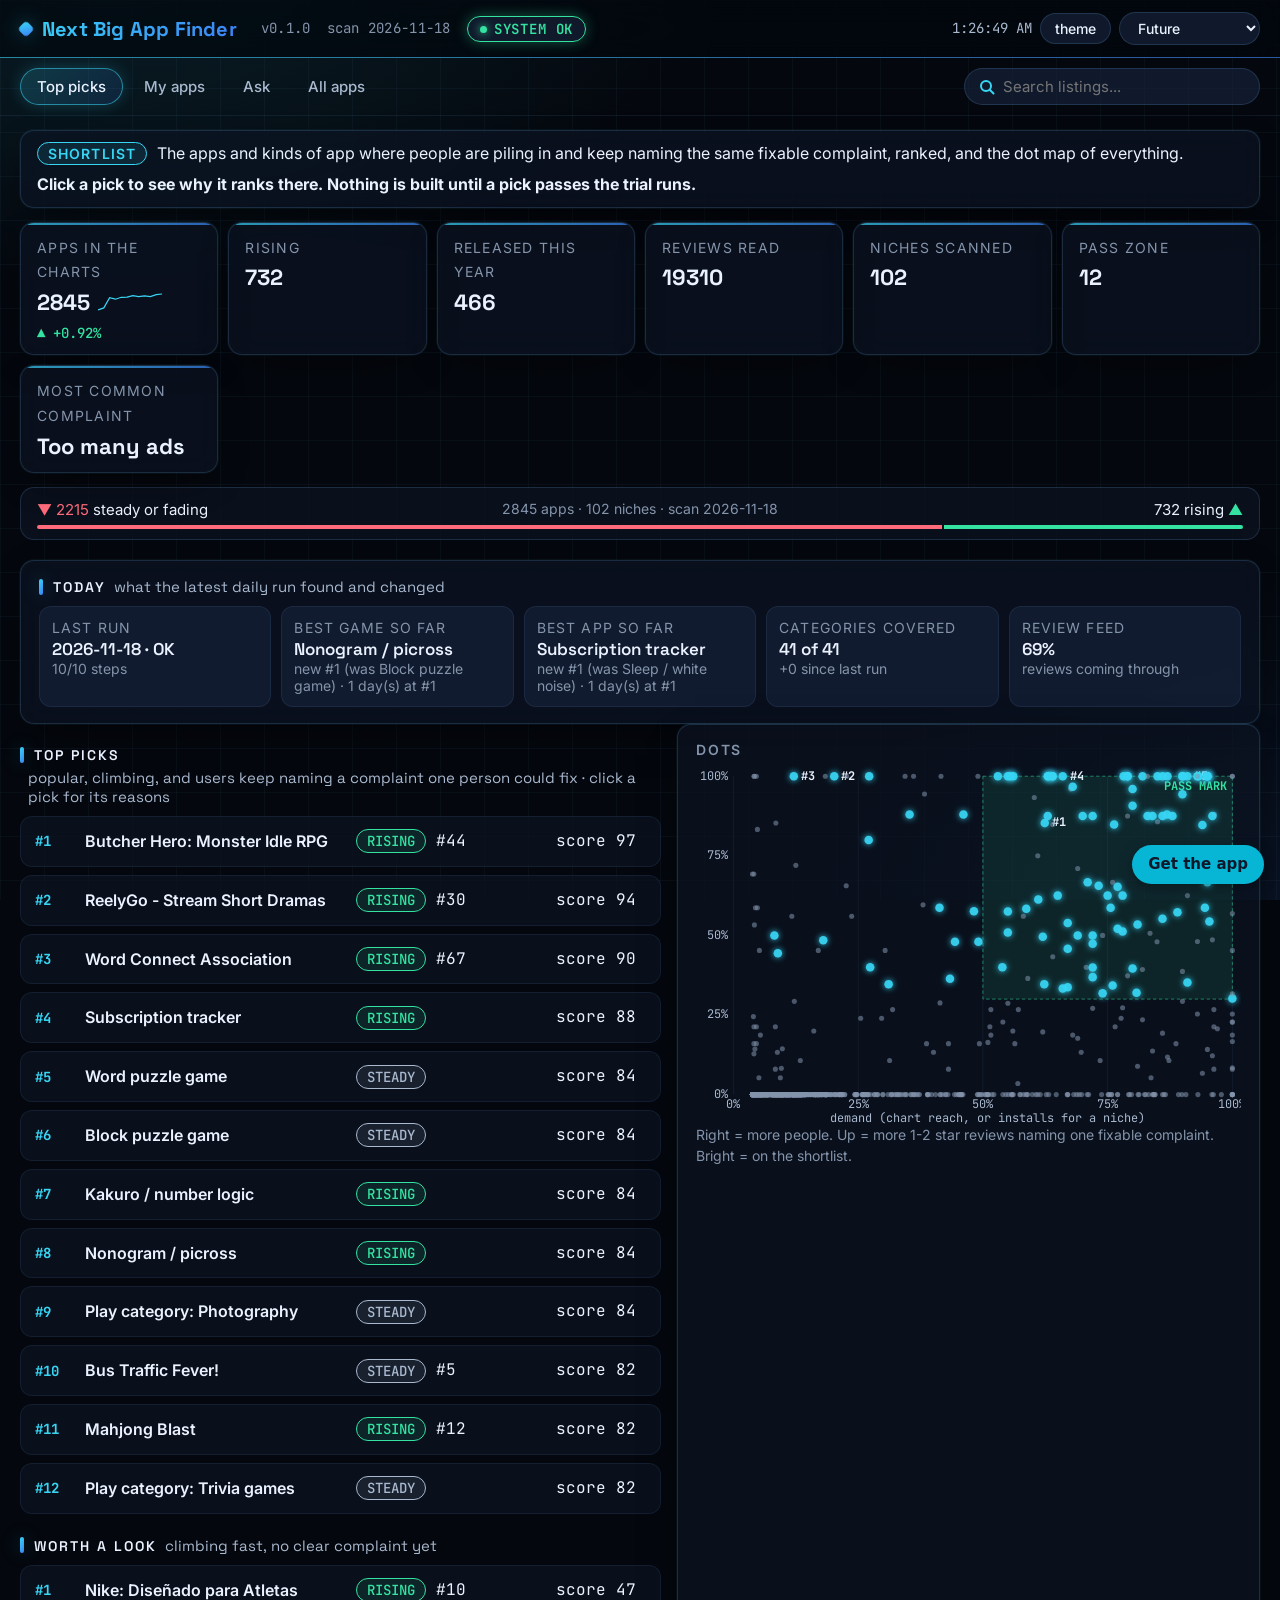
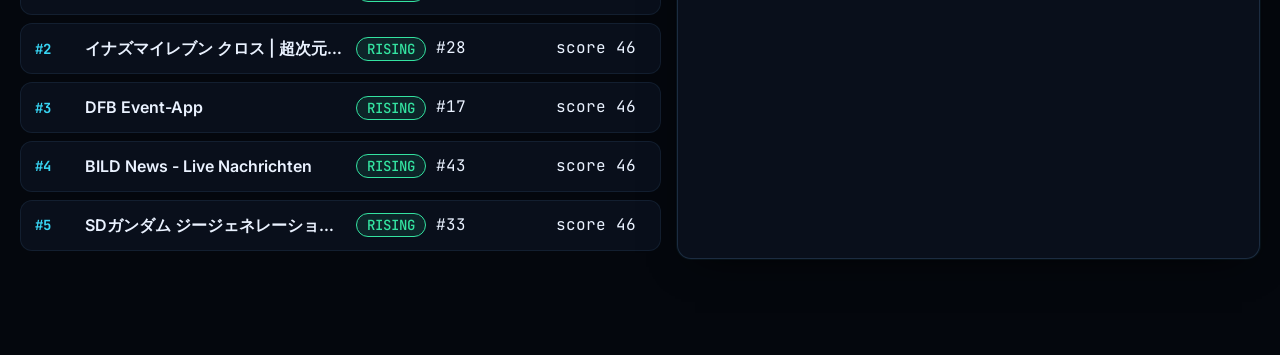
<file: index.html>
<!doctype html><html lang="en"><head><meta charset="utf-8"><meta name="viewport" content="width=device-width,initial-scale=1"><title>Next Big App Finder</title><meta name="theme-color" content="#04070d"><link rel="preconnect" href="https://fonts.googleapis.com"><link rel="preconnect" href="https://fonts.gstatic.com" crossorigin><link rel="stylesheet" href="https://fonts.googleapis.com/css2?family=Inter:wght@400;500;600;700&family=JetBrains+Mono:wght@400;600;700&family=Space+Grotesk:wght@500;600;700&display=swap"><link rel="stylesheet" href="app.css"><script>
try{
  if(localStorage.getItem('look')!=='future'){localStorage.removeItem('skin');localStorage.setItem('look','future');}
  var t=localStorage.getItem('theme'),s=localStorage.getItem('skin');
  if(t)document.documentElement.setAttribute('data-theme',t); if(s)document.documentElement.setAttribute('data-skin',s);}catch(e){}</script><link rel="manifest" href="manifest.webmanifest"><link rel="icon" href="icons/icon-192.png"><link rel="apple-touch-icon" href="icons/icon-192.png"><meta name="description" content="Which phone apps and games people want, and what they keep complaining about. Updated every day."><style>#rescan{display:none!important}</style><link rel="stylesheet" href="af-fix.css"></head><body><header class="top"><span class="brand">Next Big App Finder</span><span class="muted mono">v0.1.0</span><span class="muted mono" id="scanday"></span><span class="chip" id="status">loading</span><span class="tools"><span class="mono" id="clock"></span><button id="theme">theme</button><select id="skin"></select><button id="rescan">rescan</button></span></header><div class="tabs"><nav id="nav"></nav><input id="search" type="search" placeholder="Search listings..."></div><div class="sub" id="sub"></div><div class="strip" id="strip"></div><div class="bar" id="bar" hidden></div><main id="main"></main><pre id="layoutsweep" hidden></pre><script src="app.js"></script><a id="getapp" href="get-app.html" style="position:fixed;right:16px;bottom:16px;z-index:9999;background:#06b6d4;color:#0f172a;font:700 15px/1 system-ui,-apple-system,Segoe UI,Roboto,sans-serif;text-decoration:none;padding:12px 16px;border-radius:999px;box-shadow:0 4px 14px rgba(0,0,0,.35)">Get the app</a><script src="af-fix.js"></script></body></html>
</file>
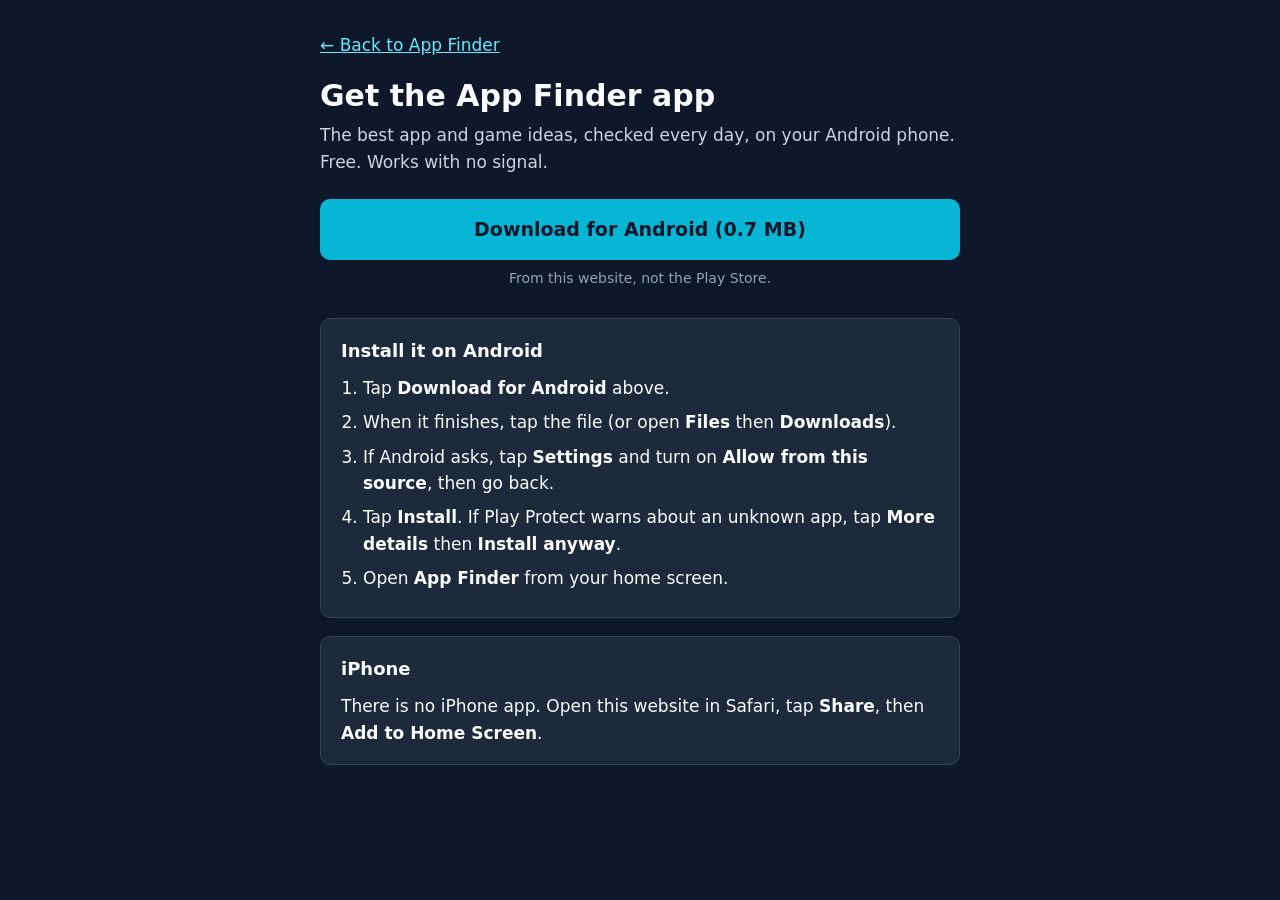
<file: get-app.html>
<!doctype html><html lang="en"><head><meta charset="utf-8">
<meta name="viewport" content="width=device-width,initial-scale=1"><title>Get the App Finder app</title>
<link rel="icon" href="icons/icon-192.png"><meta name="theme-color" content="#0f172a">
<style>
:root{color-scheme:dark}
body{margin:0;background:#0f172a;color:#f8fafc;font:17px/1.55 system-ui,-apple-system,Segoe UI,Roboto,sans-serif}
main{max-width:640px;margin:0 auto;padding:32px 16px 48px}
a{color:#67e8f9}
h1{font-size:30px;line-height:1.2;margin:8px 0 8px}
p.lead{color:#cbd5e1;margin:0 0 24px}
.dl{display:block;text-align:center;background:#06b6d4;color:#0f172a;font-weight:700;font-size:19px;
 text-decoration:none;padding:16px;border-radius:10px;margin:0 0 8px}
.dl:focus,.dl:hover{background:#67e8f9}
.small{color:#94a3b8;font-size:14px;margin:0 0 28px;text-align:center}
.box{background:#1e293b;border:1px solid #334155;border-radius:10px;padding:18px 20px;margin:0 0 18px}
.box h2{font-size:18px;margin:0 0 10px}
ol{margin:0;padding-left:22px}li{margin:0 0 8px}
.back{display:inline-block;margin:0 0 12px}
</style></head><body><main>
<a class="back" href="./">&larr; Back to App Finder</a>
<h1>Get the App Finder app</h1>
<p class="lead">The best app and game ideas, checked every day, on your Android phone. Free. Works with no signal.</p>
<a class="dl" href="apk/appfinder-apk.apk" download>Download for Android (0.7 MB)</a>
<p class="small">From this website, not the Play Store.</p>
<div class="box"><h2>Install it on Android</h2><ol>
<li>Tap <b>Download for Android</b> above.</li>
<li>When it finishes, tap the file (or open <b>Files</b> then <b>Downloads</b>).</li>
<li>If Android asks, tap <b>Settings</b> and turn on <b>Allow from this source</b>, then go back.</li>
<li>Tap <b>Install</b>. If Play Protect warns about an unknown app, tap <b>More details</b> then <b>Install anyway</b>.</li>
<li>Open <b>App Finder</b> from your home screen.</li></ol></div>
<div class="box"><h2>iPhone</h2><p style="margin:0">There is no iPhone app. Open this website in Safari, tap
<b>Share</b>, then <b>Add to Home Screen</b>.</p></div>
</main></body></html>
</file>
<file: app.css>
:root{--bg:#0a1220;--panel:#0f1a2b;--panel-2:#132034;--hair:#172438;--line:#21324a;--ink:#e4eaf2;--ink-2:#9fb0c4;--ink-3:#7f91a8;--acc:#5ec4d4;--up:#3fbf7f;--warn:#e0a84a;--bad:#e5645c;--glow:none;--r:6px;--sans:system-ui,-apple-system,"Segoe UI",Roboto,sans-serif;--mono:ui-monospace,Consolas,monospace;color-scheme:dark}:root[data-theme="light"]{--bg:#fbfbfc;--panel:#fff;--panel-2:#f4f6f8;--hair:#e8ebef;--line:#d3dae3;--ink:#121820;--ink-2:#465264;--ink-3:#5d6979;--acc:#1f5fbf;--up:#18794e;--warn:#9a5b00;--bad:#b42318;color-scheme:light}*{box-sizing:border-box}body{margin:0;background:var(--bg);color:var(--ink);font:16px/1.5 var(--sans)}.top{position:sticky;top:0;z-index:10;background:var(--bg);border-bottom:1px solid var(--line);display:flex;flex-wrap:wrap;align-items:center;gap:8px 16px;padding:10px 16px}.brand{font:700 18px var(--sans);letter-spacing:.04em;margin-right:8px}nav{display:flex;flex-wrap:wrap;gap:6px}nav a{color:var(--ink-2);text-decoration:none;padding:6px 12px;border-bottom:2px solid transparent;font-size:15px}nav a[aria-current]{color:var(--ink);border-bottom-color:var(--acc)}.tools{margin-left:auto;display:flex;gap:8px;align-items:center}button,select{font:500 14px var(--sans);color:var(--ink);background:transparent;border:1px solid var(--acc);border-radius:var(--r);padding:5px 10px;cursor:pointer}button:hover,select:hover{background:var(--panel-2)}main{max-width:1680px;margin:0 auto;padding:16px}.help{display:flex;flex-wrap:wrap;gap:6px 10px;align-items:baseline;background:var(--panel);border:1px solid var(--line);border-radius:var(--r);padding:10px 14px;margin-bottom:16px}.help .tag{font:600 14px var(--sans);padding:1px 9px;border-radius:99px;border:1px solid currentColor}.tag.info{color:var(--ink-2)}.tag.act{color:var(--acc)}.tag.warn{color:var(--warn)}.tag.mine{color:var(--up)}.help details{flex-basis:100%;color:var(--ink-2)}.help summary{cursor:pointer;font-size:14px;color:var(--acc)}.grid{display:grid;grid-template-columns:repeat(auto-fit,minmax(260px,1fr));gap:12px}.panel{background:var(--panel);border:1px solid var(--line);border-radius:var(--r);padding:14px;box-shadow:var(--glow)}.panel h2{margin:0 0 6px;font-size:15px;font-weight:600;color:var(--ink-2);text-transform:uppercase;letter-spacing:.05em}.big{font:700 28px var(--sans)}.muted{color:var(--ink-3);font-size:14px}.ok{color:var(--up)}.warnc{color:var(--warn)}.fault{color:var(--bad)}table{width:100%;border-collapse:collapse;font-size:15px}td,th{padding:6px 8px;border-bottom:1px solid var(--hair);text-align:left}th{color:var(--ink-2);font-weight:600;font-size:14px}main p,main li,.panel h3{overflow-wrap:anywhere}@media (max-width:600px){.tools{margin-left:0;flex-wrap:wrap}.big{font-size:22px}}:root[data-skin="electric"]:not([data-theme="light"]){--bg:#000000;--panel:#0a0d14;--panel-2:#0e121b;--hair:#0f1a2e;--line:#16305e;--ink:#eef5ff;--ink-2:#b4c3dc;--ink-3:#8797b3;--acc:#2f8cff;--glow:0 0 0 1px rgba(47,140,255,.32),0 0 20px rgba(47,140,255,.14);--r:6px}:root[data-skin="ice"]:not([data-theme="light"]){--bg:#000000;--panel:#0c1016;--panel-2:#10151d;--hair:#141c27;--line:#223448;--ink:#f2f8ff;--ink-2:#bccadb;--ink-3:#93a4b8;--acc:#a8d8ff;--glow:none;--r:12px}:root[data-skin="cobalt"]:not([data-theme="light"]){--bg:#000000;--panel:#0b0d14;--panel-2:#0f121b;--hair:#121831;--line:#1c2a5c;--ink:#eef2ff;--ink-2:#b6bfdb;--ink-3:#8c97b8;--acc:#4a72ff;--glow:none;--r:6px}:root[data-skin="cyan"]:not([data-theme="light"]){--bg:#000000;--panel:#081116;--panel-2:#0b161c;--hair:#0c2128;--line:#103a48;--ink:#ecfbff;--ink-2:#b0cbd4;--ink-3:#86a5b0;--acc:#22d3ee;--glow:0 0 0 1px rgba(34,211,238,.28),0 0 18px rgba(34,211,238,.12);--r:6px}:root[data-skin="sky"]:not([data-theme="light"]){--bg:#000000;--panel:#0c1017;--panel-2:#10151e;--hair:#141d2a;--line:#1f3249;--ink:#ecf3fb;--ink-2:#b5c4d4;--ink-3:#8c9db1;--acc:#5ab4ff;--glow:none;--r:6px}:root[data-skin="navypanels"]:not([data-theme="light"]){--bg:#000000;--panel:#0a1530;--panel-2:#0d1a3a;--hair:#122248;--line:#1e3768;--ink:#eef4ff;--ink-2:#b8c6e2;--ink-3:#8fa1c6;--acc:#4f8bff;--glow:0 8px 24px rgba(0,0,0,.6);--r:8px}:root[data-skin="blueline"]:not([data-theme="light"]){--bg:#000000;--panel:#0d0f13;--panel-2:#111419;--hair:#171b21;--line:#20252d;--ink:#e9edf2;--ink-2:#b1b8c2;--ink-3:#8a929d;--acc:#3d9bff;--glow:none;--r:6px}:root[data-skin="blueline"]:not([data-theme="light"]) .top{border-top:3px solid transparent;border-image:linear-gradient(90deg,#1d5fff,#3d9bff,#22d3ee) 1}:root[data-skin="glass"]:not([data-theme="light"]){--bg:#000000;--panel:rgba(30,44,70,.42);--panel-2:rgba(36,52,82,.42);--hair:rgba(90,160,255,.14);--line:rgba(90,160,255,.24);--ink:#eef4fb;--ink-2:#b8c4d2;--ink-3:#8f9cad;--acc:#4f9dff;--glow:inset 0 1px 0 rgba(255,255,255,.06),0 10px 30px rgba(0,0,0,.6);--r:10px}:root[data-skin="glass"]:not([data-theme="light"]) .panel{backdrop-filter:blur(10px)}:root[data-skin="royal"]:not([data-theme="light"]){--bg:#000000;--panel:#0a0d16;--panel-2:#0e121d;--hair:#131a33;--line:#1a2850;--ink:#eef3ff;--ink-2:#b6c0dc;--ink-3:#8d98ba;--acc:#3d7bff;--glow:none;--r:6px}:root[data-skin="royal"]:not([data-theme="light"]) .top{background:linear-gradient(90deg,#050d24,#0d2766 55%,#1d4fd1)}:root[data-skin="steel"]:not([data-theme="light"]){--bg:#000000;--panel:#0e1013;--panel-2:#121519;--hair:#181c21;--line:#22272e;--ink:#e6e9ed;--ink-2:#aeb5bf;--ink-3:#878f9b;--acc:#7fa6d6;--glow:none;--r:2px}.mono{font-family:var(--mono)}.chip{font:600 14px var(--mono);border:1px solid var(--line);border-radius:var(--r);padding:2px 10px;color:var(--ink-2)}.chip.ok{color:var(--up);border-color:var(--up)}.chip.warn{color:var(--warn);border-color:var(--warn)}.chip.bad{color:var(--bad);border-color:var(--bad)}.tabs{display:flex;flex-wrap:wrap;align-items:center;gap:8px 16px;padding:4px 16px;border-bottom:1px solid var(--line)}.tabs nav a{font-size:17px;padding:10px 12px}.tabs input{margin-left:auto;font:15px var(--sans);color:var(--ink);background:transparent;border:1px solid var(--acc);border-radius:var(--r);padding:7px 12px;min-width:220px}.sub{padding:10px 16px}.sub .help{margin:0}.strip{display:grid;grid-template-columns:repeat(auto-fit,minmax(150px,1fr));border-bottom:1px solid var(--line)}.strip>div{padding:10px 16px;border-right:1px solid var(--hair)}.strip b{display:block;font:600 20px var(--mono)}.strip span{color:var(--ink-2);font-size:14px}.two{display:grid;grid-template-columns:minmax(0,1.1fr) minmax(0,1fr);gap:16px}@media (max-width:1000px){.two{grid-template-columns:1fr}}.sec{font:700 15px var(--sans);letter-spacing:.08em;text-transform:uppercase;margin:18px 0 8px}.sec small{font-weight:400;letter-spacing:0;text-transform:none;color:var(--ink-2);font-size:15px;margin-left:8px}details.pick{border-bottom:1px solid var(--hair)}details.pick summary{list-style:none;display:grid;grid-template-columns:40px minmax(0,1fr) auto 110px 90px;gap:10px;align-items:center;padding:10px 4px;cursor:pointer}details.pick summary::-webkit-details-marker{display:none}details.pick .t{overflow:hidden;text-overflow:ellipsis;white-space:nowrap;font-weight:600}details.pick ul{margin:0 0 12px 50px;padding:0;color:var(--ink-2)}details.pick li{margin:2px 0}.badge{font:500 14px var(--mono);border:1px solid currentColor;border-radius:var(--r);padding:2px 8px;white-space:nowrap}@media (max-width:640px){details.pick summary{grid-template-columns:30px minmax(0,1fr) auto auto}details.pick summary .badge{display:none}}.map svg{width:100%;height:auto;display:block}.map text{fill:var(--ink-2);font:14px var(--mono)}.map .zone{fill:color-mix(in srgb,var(--up) 12%,transparent);stroke:var(--up)}.map .ax{stroke:var(--line)}form.want label{display:block;margin:10px 0 4px;font-size:14px;color:var(--ink-2)}form.want input[type=number],form.want input[type=text]{font:16px var(--sans);color:var(--ink);background:var(--panel-2);border:1px solid var(--line);border-radius:var(--r);padding:6px 10px;width:100%;max-width:320px}.opts{display:flex;flex-wrap:wrap;gap:6px 14px}.opts label{display:inline-flex;gap:6px;color:var(--ink);font-size:15px;margin:0}a{color:var(--acc)}.c-up{color:var(--up)}.c-acc{color:var(--acc)}.c-flat{color:var(--ink-2)}.c-bad{color:var(--bad)}.c-warn{color:var(--warn)}.strip b{display:flex;align-items:center;gap:8px;flex-wrap:wrap}.strip i{font:500 14px var(--mono);font-style:normal}.spark{width:64px;height:18px;color:var(--ink-2)}.bar{display:grid;grid-template-columns:1fr auto 1fr;gap:4px 12px;padding:8px 16px;border-bottom:1px solid var(--line);font-size:15px}.bar .br{text-align:right}.bar .bt{grid-column:1/-1;display:flex;height:3px;gap:2px}.bar .bt i:first-child{background:var(--bad)}.bar .bt i:last-child{background:var(--up)}.map .zl{fill:var(--up);font-weight:700}.map .dot{fill:var(--ink-3);opacity:.55}.map .dot.on{fill:var(--acc);opacity:.95}.map .dl{fill:var(--ink);font-weight:700}.scroll{overflow-x:auto}textarea{font:14px var(--mono);color:var(--ink);background:var(--panel-2);border:1px solid var(--line);border-radius:var(--r);padding:6px 10px;width:100%;max-width:520px}.today .tgrid{display:grid;grid-template-columns:repeat(auto-fit,minmax(180px,1fr));gap:10px;margin-top:8px}.today .tgrid>div{border:1px solid var(--line);border-radius:6px;padding:10px;min-width:0}.today .tgrid span{display:block;font:14px var(--sans);color:var(--ink-2)}.today .tgrid b{display:block;overflow-wrap:anywhere}.today .tgrid small{display:block;font:14px var(--sans)}.today ul{margin:8px 0 0;padding-left:18px}@media (max-width:600px){.top{position:static;padding:8px 16px;gap:6px 10px}#clock{display:none}.top .tools button,.top .tools select{padding:4px 8px}.tabs{padding:0 0 8px;gap:6px}.tabs nav{flex-wrap:nowrap;overflow-x:auto;width:100%;padding:0 8px;scrollbar-width:none;-webkit-overflow-scrolling:touch}.tabs nav::-webkit-scrollbar{display:none}.tabs nav a{white-space:nowrap;font-size:16px;padding:10px 10px;flex:none}.tabs input{margin:0 16px;min-width:0;width:calc(100% - 32px)}}.ask label{display:block;font-size:14px;color:var(--ink-2);margin-bottom:6px}.ask .arow{display:flex;gap:8px}.ask input{flex:1;min-width:0;font:16px var(--sans);color:var(--ink);background:var(--panel-2);border:1px solid var(--acc);border-radius:var(--r);padding:8px 12px}.aex{display:flex;flex-wrap:wrap;gap:6px;margin-top:10px}.aex button{font-size:14px;text-align:left;white-space:normal}.aout{margin-top:12px}.aout h3{margin:0 0 8px;font-size:17px}.alist{margin:0;padding-left:20px}.alist li{margin:6px 0}.asrc{display:block;font:14px var(--mono);color:var(--ink-3);overflow-wrap:anywhere}.aout q{display:block;color:var(--ink-2);font-style:italic}.acmp td,.acmp th{font-size:14px;vertical-align:top}.acmp td:first-child{color:var(--ink-2);white-space:nowrap}details.panel{margin-top:12px}details.panel summary{cursor:pointer;color:var(--acc);font-size:14px}@media (max-width:600px){.ask .arow{flex-direction:column}.ask button[type=submit]{width:100%}.acmp td:first-child{white-space:normal}}.mtiles{display:grid;grid-template-columns:repeat(auto-fit,minmax(170px,1fr));gap:10px;margin-bottom:12px}.mtiles>div{background:var(--panel);border:1px solid var(--line);border-radius:var(--r);padding:10px 14px;box-shadow:var(--glow);min-width:0}.mtiles span{display:block;color:var(--ink-2);font-size:14px}.mtiles b{display:block;font:700 22px var(--sans);overflow-wrap:anywhere}.mtiles small{display:block;color:var(--ink-3);font-size:14px}.mphone{margin:0 0 4px}.mgrid{display:grid;grid-template-columns:repeat(auto-fill,minmax(min(100%,360px),1fr));gap:12px;align-items:start}.mcard{background:var(--panel);border:1px solid var(--line);border-radius:var(--r);padding:14px;box-shadow:var(--glow);display:flex;flex-direction:column;gap:10px;min-width:0}.mcard header{display:flex;gap:12px;align-items:flex-start}.mt{flex:1;min-width:0}.mt h3{display:inline;margin:0 8px 0 0;font:700 17px var(--sans)}.mt p{margin:4px 0 0;color:var(--ink-2);font-size:14px;line-height:1.4}.mcard .chip{font:500 14px var(--mono);border:1px solid var(--line);border-radius:99px;padding:0 8px;color:var(--ink-2);white-space:nowrap}.mscore{flex:0 0 auto;width:72px;text-align:center;border:1px solid currentColor;border-radius:var(--r);padding:4px 0}.mscore b{display:block;font:700 26px/1.1 var(--sans)}.mscore small{display:block;font-size:14px}.mseg{display:flex;gap:3px}.mseg i{flex:1;height:8px;border-radius:2px;background:var(--panel-2);border:1px solid var(--line)}.mseg i.g-done{background:var(--up);border-color:var(--up)}.mseg i.g-doing{background:var(--warn);border-color:var(--warn)}.mstat{display:flex;justify-content:space-between;gap:8px;flex-wrap:wrap;font-size:14px;color:var(--ink-2);margin-top:-4px}.mnext{margin:0;font-size:15px;color:var(--ink-2)}.mnext b{color:var(--ink)}.mwho{font:600 14px var(--sans);color:var(--acc);border:1px solid var(--acc);border-radius:99px;padding:0 8px;white-space:nowrap}.macts{display:flex;flex-wrap:wrap;gap:8px;align-items:center}.mbtn{display:inline-flex;align-items:baseline;gap:6px;font:600 15px var(--sans);color:var(--bg);background:var(--acc);border:1px solid var(--acc);border-radius:var(--r);padding:6px 12px;text-decoration:none}.mbtn small{font-weight:400;font-size:14px;opacity:.85}.mbtn.ghost{background:transparent;color:var(--acc)}.mnone{font-size:14px;color:var(--ink-3);border:1px dashed var(--line);border-radius:var(--r);padding:5px 10px}.mmore summary{cursor:pointer;color:var(--acc);font-size:14px}.mmore ul{margin:8px 0 0 18px;padding:0;color:var(--ink-2);font-size:15px}.mmore li{margin:3px 0}.msl{list-style:none;margin:8px 0 0;padding:0;display:flex;flex-wrap:wrap;gap:4px 12px;font-size:14px;color:var(--ink-3)}.msl span{margin-right:4px}.msl .s-done{color:var(--up)}.msl .s-doing{color:var(--warn)}.mhow{margin-top:16px}@media (max-width:600px){.mscore{width:62px}.mscore b{font-size:22px}}:root{--bg:#04070d;--panel:rgba(13,21,36,.66);--panel-2:rgba(22,34,56,.72);--hair:rgba(120,190,255,.09);--line:rgba(120,190,255,.17);--ink:#eaf2ff;--ink-2:#a9b9cf;--ink-3:#8494ab;--acc:#38d6f5;--acc-2:#3b82f6;--up:#34e3a1;--warn:#ffc35a;--bad:#ff6b7a;--grad:linear-gradient(120deg,#38d6f5 0%,#3b82f6 100%);--glow:0 0 0 1px rgba(56,214,245,.05),0 12px 40px -18px rgba(0,0,0,.9);--glow-acc:0 0 18px rgba(56,214,245,.35);--r:14px;--glass:blur(14px) saturate(140%);--gridline:rgba(120,190,255,.045);--halo1:rgba(56,214,245,.13);--halo2:rgba(59,130,246,.12);--sans:"Inter",system-ui,-apple-system,"Segoe UI",Roboto,sans-serif;--disp:"Space Grotesk","Inter",system-ui,sans-serif;--mono:"JetBrains Mono",ui-monospace,Consolas,monospace;color-scheme:dark}:root[data-theme="light"]{--bg:#f3f6fb;--panel:rgba(255,255,255,.78);--panel-2:rgba(236,242,250,.9);--hair:rgba(30,70,140,.08);--line:rgba(30,70,140,.16);--ink:#0d1626;--ink-2:#44526a;--ink-3:#5b687c;--acc:#0a7fb8;--acc-2:#2563eb;--up:#0f8a5f;--warn:#9a5b00;--bad:#c0263a;--grad:linear-gradient(120deg,#0891b2 0%,#2563eb 100%);--glow:0 1px 0 rgba(255,255,255,.8) inset,0 10px 30px -16px rgba(20,50,110,.28);--glow-acc:0 0 14px rgba(37,99,235,.22);--gridline:rgba(30,70,140,.05);--halo1:rgba(8,145,178,.10);--halo2:rgba(37,99,235,.09);color-scheme:light}html{background:var(--bg)}body{background:radial-gradient(900px 520px at 8% -8%,var(--halo1),transparent 70%),radial-gradient(800px 600px at 105% 110%,var(--halo2),transparent 70%),linear-gradient(var(--gridline) 1px,transparent 1px) 0 0/44px 44px,linear-gradient(90deg,var(--gridline) 1px,transparent 1px) 0 0/44px 44px,var(--bg);background-attachment:fixed;font:16px/1.55 var(--sans);-webkit-font-smoothing:antialiased;min-height:100vh}::selection{background:rgba(56,214,245,.3)}.top{background:color-mix(in srgb,var(--bg) 72%,transparent);backdrop-filter:var(--glass);-webkit-backdrop-filter:var(--glass);border-bottom:1px solid var(--line);padding:12px 20px}.top::after{content:"";position:absolute;left:0;right:0;bottom:-1px;height:1px;background:var(--grad);opacity:.55}.brand{font:700 20px var(--disp);letter-spacing:.01em;display:inline-flex;align-items:center;gap:10px;background:var(--grad);-webkit-background-clip:text;background-clip:text;color:transparent}.brand::before{content:"";width:12px;height:12px;border-radius:4px;background:var(--grad);box-shadow:var(--glow-acc);transform:rotate(45deg);flex:none}.top .muted{font-size:14px;letter-spacing:.02em}#clock{color:var(--ink-2);font-size:14px;font-variant-numeric:tabular-nums}.chip{border-radius:99px;padding:3px 12px;font-size:14px;letter-spacing:.06em;background:var(--panel-2)}.chip.ok{box-shadow:0 0 14px color-mix(in srgb,var(--up) 35%,transparent)}.chip.warn{box-shadow:0 0 14px color-mix(in srgb,var(--warn) 30%,transparent)}.chip.bad{box-shadow:0 0 14px color-mix(in srgb,var(--bad) 35%,transparent)}.chip.ok::before,.chip.warn::before,.chip.bad::before{content:"";display:inline-block;width:7px;height:7px;border-radius:50%;background:currentColor;margin-right:7px;vertical-align:1px;box-shadow:0 0 8px currentColor}@media (prefers-reduced-motion:no-preference){.chip.ok::before{animation:pulse 2.4s ease-in-out infinite}}@keyframes pulse{50%{opacity:.35}}button,select{font:500 14px var(--sans);border:1px solid var(--line);border-radius:99px;padding:6px 14px;background:var(--panel-2);color:var(--ink);transition:border-color .15s,box-shadow .15s,background .15s}button:hover,select:hover{background:var(--panel-2);border-color:var(--acc);box-shadow:var(--glow-acc)}button:focus-visible,select:focus-visible,input:focus-visible,textarea:focus-visible,nav a:focus-visible,summary:focus-visible{outline:2px solid var(--acc);outline-offset:2px}button[type=submit]{background:var(--grad);border-color:transparent;color:#03111d;font-weight:600}button[type=submit]:hover{box-shadow:var(--glow-acc);filter:brightness(1.08)}select option{background:#0b1322;color:#eaf2ff}:root[data-theme="light"] select option{background:#fff;color:#0d1626}.tabs{padding:10px 20px;border-bottom:1px solid var(--hair);gap:10px 16px}nav{gap:4px}.tabs nav a{font:500 15px var(--sans);padding:8px 16px;border-radius:99px;border:1px solid transparent;color:var(--ink-2);transition:color .15s,background .15s,border-color .15s}.tabs nav a:hover{color:var(--ink);background:var(--panel-2)}.tabs nav a[aria-current]{color:var(--ink);border-color:color-mix(in srgb,var(--acc) 55%,transparent);background:linear-gradient(120deg,color-mix(in srgb,var(--acc) 18%,transparent),color-mix(in srgb,var(--acc-2) 14%,transparent));box-shadow:0 0 16px color-mix(in srgb,var(--acc) 22%,transparent)}.tabs input,.ask input,form.want input[type=number],form.want input[type=text],textarea{background:var(--panel-2);border:1px solid var(--line);border-radius:12px;color:var(--ink);transition:border-color .15s,box-shadow .15s}.tabs input{border-radius:99px;padding:8px 16px 8px 38px;min-width:260px;background:var(--panel-2) url("data:image/svg+xml,%3Csvg xmlns='http://www.w3.org/2000/svg' width='16' height='16' fill='none' stroke='%2338d6f5' stroke-width='2' stroke-linecap='round'%3E%3Ccircle cx='7' cy='7' r='5'/%3E%3Cpath d='M11 11l3.5 3.5'/%3E%3C/svg%3E") no-repeat 14px 50%}.tabs input:focus,.ask input:focus,form.want input:focus,textarea:focus{border-color:var(--acc);box-shadow:var(--glow-acc);outline:none}.sub{padding:14px 20px 0}.strip{gap:10px;padding:14px 20px 4px;border-bottom:0;grid-template-columns:repeat(auto-fit,minmax(170px,1fr))}.strip>div{background:var(--panel);border:1px solid var(--line);border-radius:var(--r);padding:12px 16px;box-shadow:var(--glow);backdrop-filter:var(--glass);-webkit-backdrop-filter:var(--glass);position:relative;overflow:hidden}.strip>div::before{content:"";position:absolute;inset:0 0 auto 0;height:2px;background:var(--grad);opacity:.7}.strip span{font-size:14px;text-transform:uppercase;letter-spacing:.09em;color:var(--ink-3)}.strip b{font:700 22px var(--disp);margin-top:4px}.spark{color:var(--acc)}.bar{margin:10px 20px 0;border:1px solid var(--line);border-radius:var(--r);background:var(--panel);padding:10px 16px}.bar .bt{height:4px;border-radius:99px;overflow:hidden}main{padding:20px}@media (prefers-reduced-motion:no-preference){main>*{animation:rise .35s ease-out both}}@keyframes rise{from{opacity:0;transform:translateY(6px)}}.panel,.help{background:var(--panel);border:1px solid var(--line);border-radius:var(--r);box-shadow:var(--glow);backdrop-filter:var(--glass);-webkit-backdrop-filter:var(--glass)}.panel{padding:16px 18px;transition:border-color .2s}.panel:hover{border-color:color-mix(in srgb,var(--acc) 30%,var(--line))}.grid>.panel,.two>div>.panel{margin:0}main>.panel+.panel,main .panel+.panel{margin-top:12px}.grid>.panel+.panel{margin-top:0}.panel h2{font:600 14px var(--sans);letter-spacing:.12em;color:var(--ink-3);margin-bottom:8px}.panel h3{font:600 17px var(--disp);margin:0 0 8px}.big{font:700 32px/1.15 var(--disp);background:var(--grad);-webkit-background-clip:text;background-clip:text;color:transparent;display:block;width:fit-content;max-width:100%}.help{padding:10px 16px}.help .tag{border-radius:99px;font-size:14px;letter-spacing:.08em;text-transform:uppercase;padding:2px 10px;background:color-mix(in srgb,currentColor 10%,transparent)}.sec{font:600 14px var(--disp);letter-spacing:.14em;display:flex;align-items:baseline;flex-wrap:wrap;gap:4px 0;margin:22px 0 10px}.sec::before{content:"";width:4px;height:16px;border-radius:4px;background:var(--grad);box-shadow:var(--glow-acc);margin-right:10px;align-self:center}.today .sec{margin-top:0}.today .tgrid>div{background:var(--panel-2);border:1px solid var(--hair);border-radius:12px;padding:12px}.today .tgrid span{font-size:14px;text-transform:uppercase;letter-spacing:.08em;color:var(--ink-3)}.today .tgrid b{font:600 17px var(--disp);margin-top:2px}details.pick{background:var(--panel);border:1px solid var(--hair);border-radius:12px;margin:0 0 8px;transition:border-color .15s,box-shadow .15s}details.pick:hover,details.pick[open]{border-color:color-mix(in srgb,var(--acc) 40%,transparent);box-shadow:0 0 22px -8px color-mix(in srgb,var(--acc) 45%,transparent)}details.pick summary{padding:12px 14px}details.pick summary>span:first-child{font:700 14px var(--mono);color:var(--acc)}details.pick ul{margin:0 14px 14px 64px}.badge{border-radius:99px;font-size:14px;padding:2px 10px;background:color-mix(in srgb,currentColor 10%,transparent)}table{font-size:15px;border-collapse:separate;border-spacing:0}th{font:600 14px var(--sans);text-transform:uppercase;letter-spacing:.09em;color:var(--ink-3);border-bottom:1px solid var(--line);padding:10px 10px}td{padding:9px 10px;border-bottom:1px solid var(--hair)}tr:last-child td{border-bottom:0}tr:hover td{background:color-mix(in srgb,var(--acc) 6%,transparent)}th a{color:inherit;text-decoration:none}th a:hover{color:var(--acc)}a{color:var(--acc);text-decoration-color:color-mix(in srgb,var(--acc) 40%,transparent);text-underline-offset:3px}.map .zone{fill:color-mix(in srgb,var(--up) 10%,transparent);stroke:color-mix(in srgb,var(--up) 60%,transparent);stroke-dasharray:4 3}.map .ax{stroke:var(--hair)}.map .dot.on{fill:var(--acc);filter:drop-shadow(0 0 4px var(--acc))}.mbar{background:var(--panel-2)}.mbar i{background:var(--grad);box-shadow:var(--glow-acc)}*{scrollbar-width:thin;scrollbar-color:color-mix(in srgb,var(--acc) 35%,transparent) transparent}::-webkit-scrollbar{width:10px;height:10px}::-webkit-scrollbar-thumb{background:color-mix(in srgb,var(--acc) 30%,transparent);border-radius:99px;border:2px solid transparent;background-clip:padding-box}:root[data-skin]:not([data-theme="light"]) body{background:var(--bg)}@media (max-width:600px){.top{position:relative;padding:10px 16px}.brand{font-size:18px}.tabs{padding:8px 0 10px}.tabs nav{padding:0 16px;gap:6px}.tabs nav a{padding:9px 14px;font-size:15px;min-height:40px}.tabs input{margin:0 16px;min-width:0;width:calc(100% - 32px)}.strip{padding:12px 16px 2px;grid-template-columns:repeat(2,minmax(0,1fr));gap:8px}.strip>div{padding:10px 12px}.strip b{font-size:18px}.sub{padding:12px 16px 0}main{padding:16px}.bar{margin:8px 16px 0}.big{font-size:26px}details.pick summary{padding:10px}details.pick ul{margin:0 10px 12px 40px}button,select{min-height:36px}}@supports not (backdrop-filter:blur(1px)){:root:not([data-theme="light"]){--panel:#0b1322;--panel-2:#111c30}}
</file>
<file: af-fix.css>
/* App Finder phone fix (19 Nov 2026). Added at upload time by the old laptop. Keeps the live look. */

/* Room so the "Get the app" button never covers the last line */
body{padding-bottom:76px}

/* Pages other than Top picks: the stats cards sit below the page's own content (moved by af-fix.js) */
html[data-afpage="other"] #strip{margin-top:18px;border-top:1px solid var(--line,#334155)}

@media (max-width:640px){
  /* Top bar: one row. Name on the left, status and theme on the right. */
  header.top{flex-wrap:nowrap;gap:8px;padding:8px 12px}
  header.top .brand{flex:1 1 auto;min-width:0;white-space:nowrap;overflow:hidden;text-overflow:ellipsis;font-size:16px}
  header.top>.muted,#scanday,#clock,#skin{display:none}
  header.top #status{flex:0 0 auto;font-size:11px;padding:3px 8px;white-space:nowrap}
  header.top .tools{flex:0 0 auto;display:flex;gap:6px;margin:0}
  header.top #theme{padding:4px 10px;font-size:13px}

  /* Tabs on one line, search under them */
  .tabs{gap:8px 4px;padding:6px 12px 8px}
  #nav{display:flex;flex-wrap:nowrap;gap:4px;width:100%;overflow-x:auto;scrollbar-width:none}
  #nav::-webkit-scrollbar{display:none}
  #nav a,#nav button{flex:0 0 auto;white-space:nowrap;padding:6px 12px}

  /* The plain line on top: shorter intro box */
  .sub{padding:10px 12px 0}
  .sub>*{font-size:15px;line-height:1.45}

  /* Rising / fading line: counts on one row, the small print under them */
  #bar{grid-template-columns:1fr 1fr;gap:4px 8px}
  #bar .bl{order:1;white-space:nowrap}
  #bar .br{order:2;text-align:right;white-space:nowrap}
  #bar>.muted{order:3;grid-column:1/-1;font-size:13px}
  #bar .bt{order:4;grid-column:1/-1}

  /* Stats cards: two across, smaller */
  .strip{gap:8px;padding:10px 12px 4px;grid-template-columns:1fr 1fr}
  .strip>div{padding:8px 10px}
  .strip span{font-size:12px}
  .strip b{font-size:17px}
}
</file>
